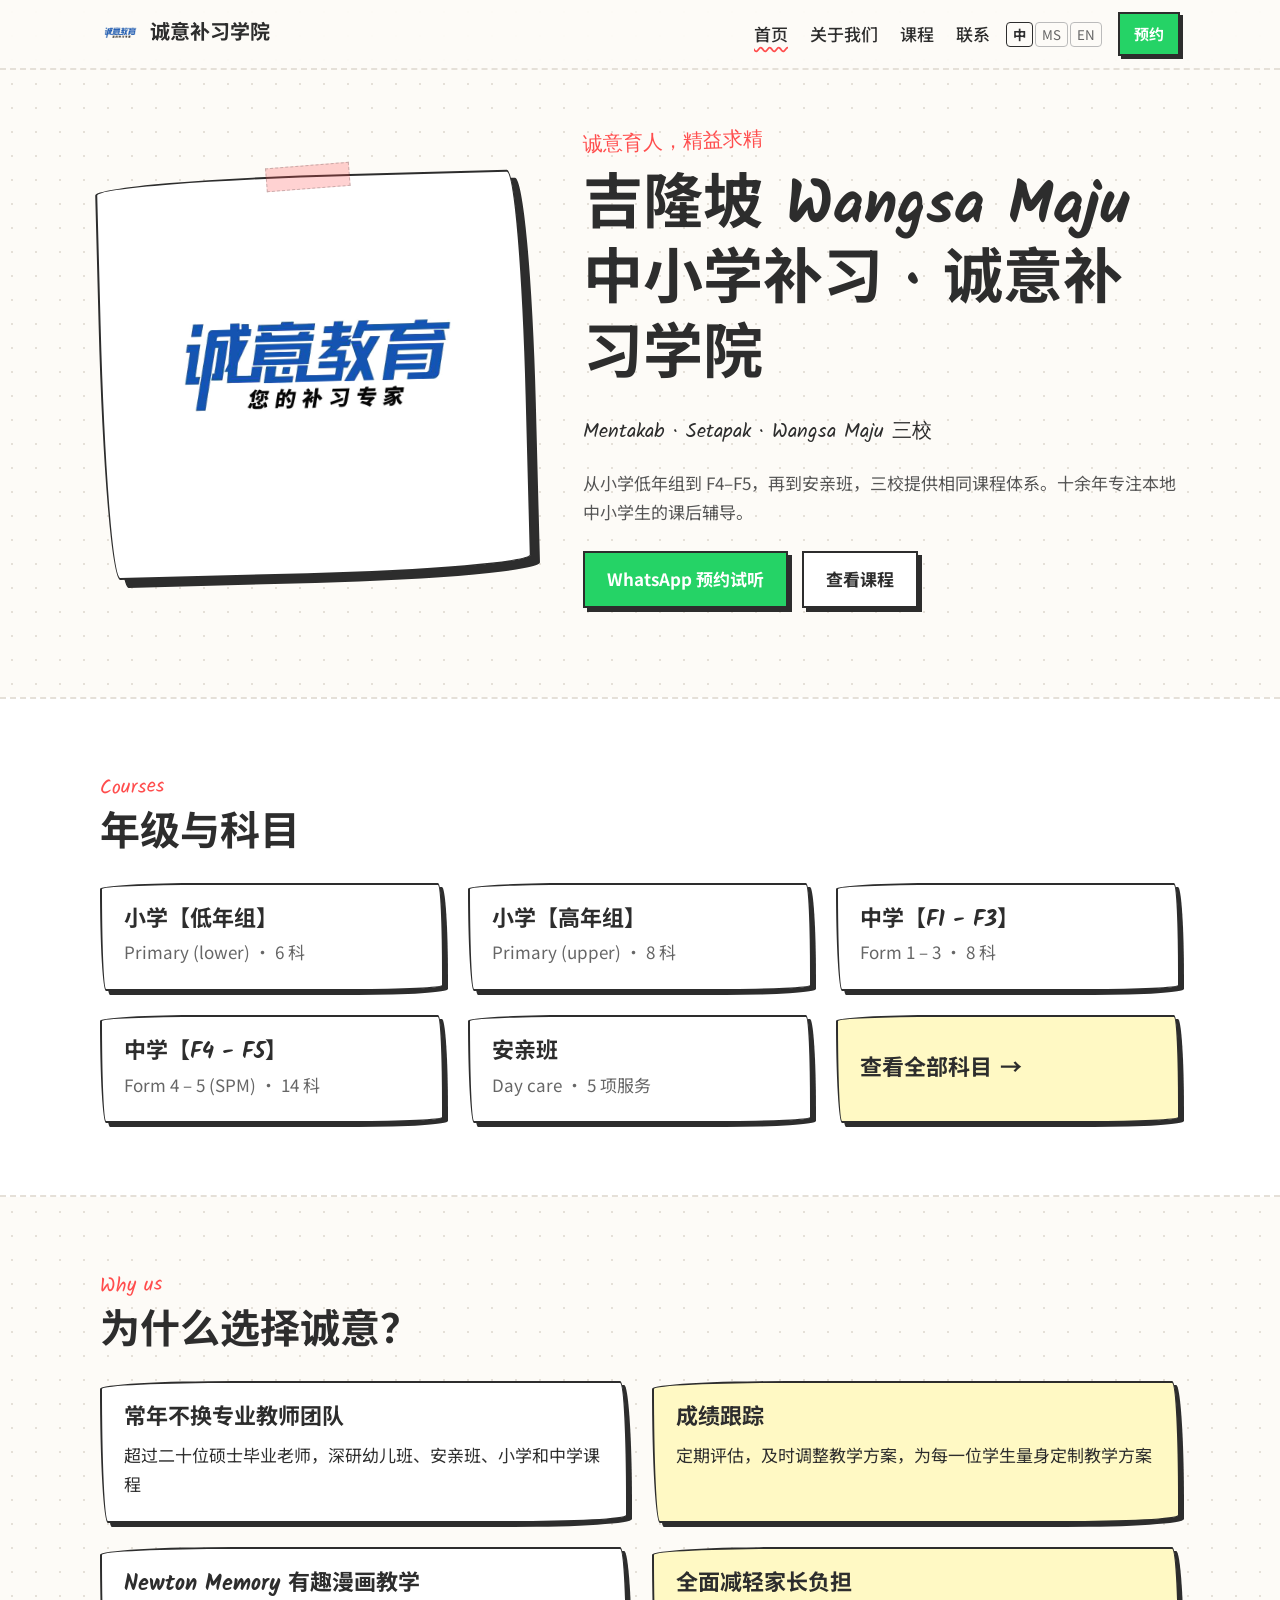
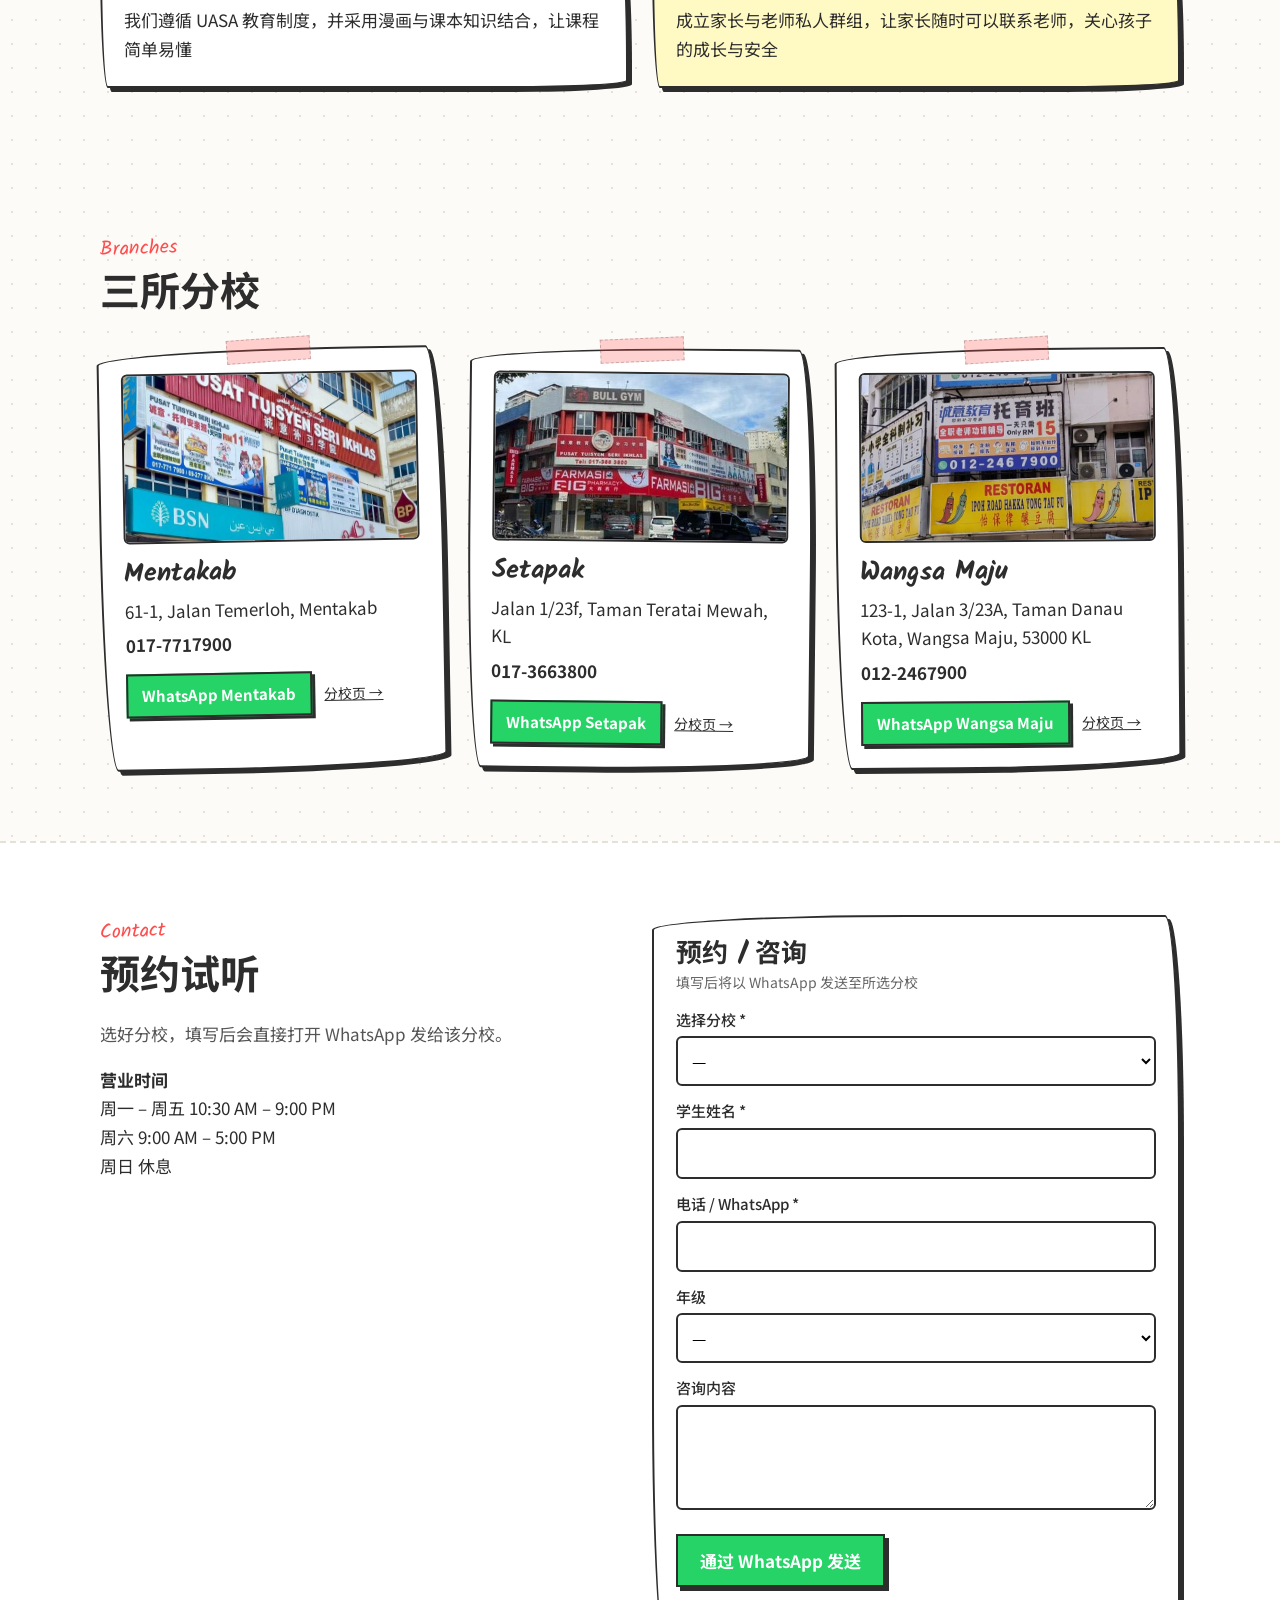
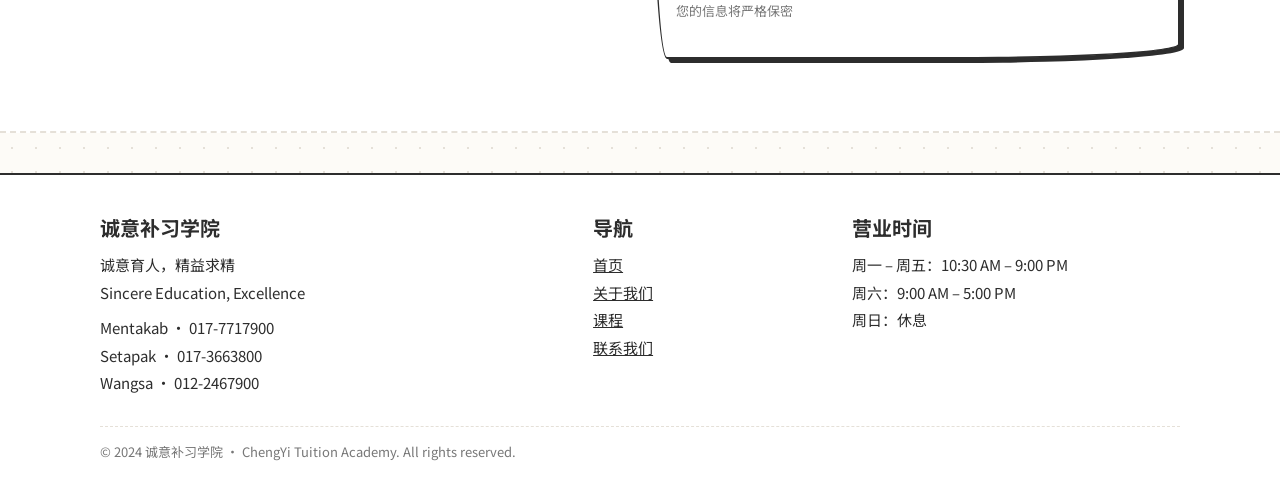
<file: index.html>
<!doctype html><html lang="zh-Hans"><head><meta charset="utf-8"><meta name="viewport" content="width=device-width,initial-scale=1">
<!-- Google tag (gtag.js) -->
<script async src="https://www.googletagmanager.com/gtag/js?id=G-S00FG8N2L4"></script>
<script>
window.dataLayer = window.dataLayer || [];
function gtag(){dataLayer.push(arguments);}
gtag('js', new Date());
gtag('config', 'G-S00FG8N2L4');
</script>
<title>诚意补习学院 ChengYi · 吉隆坡 Wangsa Maju | 中小学补习</title>
<meta name="description" content="诚意补习学院 ChengYi — 吉隆坡 Wangsa Maju 首选中小学补习中心，三校联动（Mentakab/Setapak/Wangsa），Google 4.8⭐，KSSR/KSSM 专业辅导。立即预约免费试听！">
<meta name="keywords" content="补习中心, tuition centre, KL, Wangsa Maju, Setapak, Mentakab, 小学补习, 初中补习, SPM, PT3, KSSR, KSSM, Add Maths, 华文, 英文, 马来文, 数学, 科学">
<meta name="author" content="ChengYi Tuition Academy">
<meta name="robots" content="index, follow">
<link rel="canonical" href="https://chengyi-education.com/">
<meta property="og:type" content="website">
<meta property="og:title" content="诚意补习学院 ChengYi · 吉隆坡 Wangsa Maju | 中小学补习">
<meta property="og:description" content="三校联动，Google 4.8⭐，专注 KSSR/KSSM 专业辅导。免费试听课预约中！">
<meta property="og:image" content="https://chengyi-education.com/logo.png">
<meta property="og:url" content="https://chengyi-education.com/">
<meta property="og:site_name" content="诚意补习学院 ChengYi">
<meta property="og:locale" content="zh_Hans">
<meta name="twitter:card" content="summary_large_image">
<meta name="twitter:title" content="诚意补习学院 ChengYi | 中小学补习">
<meta name="twitter:description" content="三校联动，Google 4.8⭐，KSSR/KSSM 专业辅导。">
<link rel="icon" type="image/png" href="logo.png">
<meta name="theme-color" content="#fdfbf7">
<link href="https://fonts.googleapis.com/css2?family=Kalam:wght@400;700&family=Noto+Sans+SC:wght@400;500;700&display=swap" rel="stylesheet">
<link rel="stylesheet" href="site.css"></head><body>
<header><div class="wrap nav"><a class="brand" href="index.html"><img src="logo.png" alt="诚意补习学院 logo"><span>诚意补习学院</span></a>
<nav class="links" aria-label="主导航"><a href="index.html" aria-current=page data-en="Home" data-ms="Utama">首页</a><a href="about.html" data-en="About" data-ms="Tentang">关于我们</a><a href="courses.html" data-en="Courses" data-ms="Kursus">课程</a><a href="index.html#contact" data-en="Contact" data-ms="Hubungi">联系</a></nav>
<button type="button" class="nav-toggle" aria-expanded="false" aria-controls="mobile-nav" aria-label="打开菜单"><span class="nav-toggle-bar"></span><span class="nav-toggle-bar"></span><span class="nav-toggle-bar"></span></button>
<div class="lang" aria-label="语言"><button class="on" type="button" data-l="zh">中</button><button type="button" data-l="ms">MS</button><button type="button" data-l="en">EN</button></div>
<a class="btn btn-wa btn-sm nav-book" href="index.html#contact" data-en="Book" data-ms="Tempah">预约</a></div>
<nav id="mobile-nav" class="mobile-nav" hidden aria-label="手机导航"><div class="wrap"><a href="index.html" aria-current=page data-en="Home" data-ms="Utama">首页</a><a href="about.html" data-en="About" data-ms="Tentang">关于我们</a><a href="courses.html" data-en="Courses" data-ms="Kursus">课程</a><a href="index.html#contact" data-en="Contact" data-ms="Hubungi">联系</a></div></nav></header><main>
<section style="padding-top:56px"><div class="wrap grid hero" style="align-items:center">
<div class="card wob tape" style="transform:rotate(-1.5deg);padding:28px;box-shadow:8px 8px 0 #2d2d2d"><img src="logo.png" alt="诚意教育 logo" style="width:100%;max-width:340px;margin:0 auto" width="340" height="340"></div>
<div><span class="kicker">诚意育人，精益求精</span>
<h1 style="font-size:clamp(36px,6vw,60px);margin:10px 0 16px" data-en="Wangsa Maju KL Primary & Secondary Tuition · ChengYi Academy" data-ms="Tuisyen Sekolah Rendah &amp; Menengah Wangsa Maju KL · ChengYi">吉隆坡 Wangsa Maju 中小学补习 · 诚意补习学院</h1>
<p class="lead" style="font-family:Kalam;font-size:20px;color:#2d2d2d">Mentakab · Setapak · Wangsa Maju 三校</p><p class="lead">从小学低年组到 F4–F5，再到安亲班，三校提供相同课程体系。十余年专注本地中小学生的课后辅导。</p>
<p style="display:flex;gap:14px;flex-wrap:wrap;margin-top:24px"><a class="btn btn-wa" href="#contact" data-en="Book a trial class on WhatsApp" data-ms="Tempah kelas percubaan">WhatsApp 预约试听</a><a class="btn" href="courses.html" data-en="See courses" data-ms="Lihat kursus">查看课程</a></p></div>
</div></section>
<section style="background:#fff;border-block:2px dashed var(--line)"><div class="wrap"><span class="kicker">Courses</span><h2>年级与科目</h2>
<div class="grid g3" style="margin-top:24px"><a href="courses.html" class="card wob" style="text-decoration:none"><h3 style="font-size:22px">小学【低年组】</h3><p style="margin:4px 0 0;color:#666">Primary (lower) · 6 科</p></a><a href="courses.html" class="card wob" style="text-decoration:none"><h3 style="font-size:22px">小学【高年组】</h3><p style="margin:4px 0 0;color:#666">Primary (upper) · 8 科</p></a><a href="courses.html" class="card wob" style="text-decoration:none"><h3 style="font-size:22px">中学【F1 - F3】</h3><p style="margin:4px 0 0;color:#666">Form 1 – 3 · 8 科</p></a><a href="courses.html" class="card wob" style="text-decoration:none"><h3 style="font-size:22px">中学【F4 - F5】</h3><p style="margin:4px 0 0;color:#666">Form 4 – 5 (SPM) · 14 科</p></a><a href="courses.html" class="card wob" style="text-decoration:none"><h3 style="font-size:22px">安亲班</h3><p style="margin:4px 0 0;color:#666">Day care · 5 项服务</p></a>
<a href="courses.html" class="card wob note" style="text-decoration:none;display:flex;align-items:center"><h3 style="font-size:22px">查看全部科目 →</h3></a></div></div></section>
<section><div class="wrap"><span class="kicker">Why us</span><h2>为什么选择诚意？</h2><div class="grid g2" style="margin-top:24px"><div class="card wob "><h3 style="font-size:22px">常年不换专业教师团队</h3><p style="margin:8px 0 0">超过二十位硕士毕业老师，深研幼儿班、安亲班、小学和中学课程</p></div><div class="card wob note"><h3 style="font-size:22px">成绩跟踪</h3><p style="margin:8px 0 0">定期评估，及时调整教学方案，为每一位学生量身定制教学方案</p></div><div class="card wob "><h3 style="font-size:22px">Newton Memory 有趣漫画教学</h3><p style="margin:8px 0 0">我们遵循 UASA 教育制度，并采用漫画与课本知识结合，让课程简单易懂</p></div><div class="card wob note"><h3 style="font-size:22px">全面减轻家长负担</h3><p style="margin:8px 0 0">成立家长与老师私人群组，让家长随时可以联系老师，关心孩子的成长与安全</p></div></div></div></section>
<section><div class="wrap"><span class="kicker">Branches</span><h2>三所分校</h2><div class="grid g3" style="margin-top:28px"><article class="card wob tape" style="transform:rotate(-1deg)"><img src="mentakab.jpg" alt="Mentakab 分校外观" style="width:100%;height:170px;object-fit:cover;border:2px solid #2d2d2d;border-radius:6px">
<h3 style="font-size:26px;margin-top:14px">Mentakab</h3><p style="margin:6px 0">61-1, Jalan Temerloh, Mentakab</p><p style="margin:0 0 14px;font-weight:700">017-7717900</p>
<a class="btn btn-wa btn-sm" href="https://wa.me/60177717900?text=%E6%82%A8%E5%A5%BD%EF%BC%81%E6%88%91%E6%83%B3%E4%BA%86%E8%A7%A3%E8%AF%9A%E6%84%8F%E8%A1%A5%E4%B9%A0%E5%AD%A6%E9%99%A2Mentakab%E7%9A%84%E8%AF%BE%E7%A8%8B%E4%BF%A1%E6%81%AF%E3%80%82" target="_blank" rel="noopener">WhatsApp Mentakab</a> <a href="mentakab.html" style="font-size:14px;margin-left:8px">分校页 →</a></article><article class="card wob tape" style="transform:rotate(0.6deg)"><img src="setapak.jpg" alt="Setapak 分校外观" style="width:100%;height:170px;object-fit:cover;border:2px solid #2d2d2d;border-radius:6px">
<h3 style="font-size:26px;margin-top:14px">Setapak</h3><p style="margin:6px 0">Jalan 1/23f, Taman Teratai Mewah, KL</p><p style="margin:0 0 14px;font-weight:700">017-3663800</p>
<a class="btn btn-wa btn-sm" href="https://wa.me/60173663800?text=%E6%82%A8%E5%A5%BD%EF%BC%81%E6%88%91%E6%83%B3%E4%BA%86%E8%A7%A3%E8%AF%9A%E6%84%8F%E8%A1%A5%E4%B9%A0%E5%AD%A6%E9%99%A2Setapak%E7%9A%84%E8%AF%BE%E7%A8%8B%E4%BF%A1%E6%81%AF%E3%80%82" target="_blank" rel="noopener">WhatsApp Setapak</a> <a href="setapak.html" style="font-size:14px;margin-left:8px">分校页 →</a></article><article class="card wob tape" style="transform:rotate(-0.4deg)"><img src="wangsa.jpg" alt="Wangsa Maju 分校外观" style="width:100%;height:170px;object-fit:cover;border:2px solid #2d2d2d;border-radius:6px">
<h3 style="font-size:26px;margin-top:14px">Wangsa Maju</h3><p style="margin:6px 0">123-1, Jalan 3/23A, Taman Danau Kota, Wangsa Maju, 53000 KL</p><p style="margin:0 0 14px;font-weight:700">012-2467900</p>
<a class="btn btn-wa btn-sm" href="https://wa.me/60122467900?text=%E6%82%A8%E5%A5%BD%EF%BC%81%E6%88%91%E6%83%B3%E4%BA%86%E8%A7%A3%E8%AF%9A%E6%84%8F%E8%A1%A5%E4%B9%A0%E5%AD%A6%E9%99%A2Wangsa%E7%9A%84%E8%AF%BE%E7%A8%8B%E4%BF%A1%E6%81%AF%E3%80%82" target="_blank" rel="noopener">WhatsApp Wangsa Maju</a> <a href="wangsa.html" style="font-size:14px;margin-left:8px">分校页 →</a></article></div></div></section>
<section id="contact" style="background:#fff;border-block:2px dashed var(--line)"><div class="wrap grid g2"><div><span class="kicker">Contact</span><h2>预约试听</h2>
<p class="lead">选好分校，填写后会直接打开 WhatsApp 发给该分校。</p><p><b>营业时间</b><br>周一 – 周五 10:30 AM – 9:00 PM<br>周六 9:00 AM – 5:00 PM<br>周日 休息</p></div><form id="bookForm" class="card wob" style="max-width:560px">
<h3 style="font-size:26px" data-en="Book a trial class" data-ms="Tempah kelas percubaan">预约 / 咨询</h3><p style="margin:0;color:#666;font-size:14px">填写后将以 WhatsApp 发送至所选分校</p>
<label for="b">选择分校 *</label><select id="b" name="branch" required><option value="">—</option><option value="60177717900">Mentakab · 017-7717900</option><option value="60173663800">Setapak · 017-3663800</option><option value="60122467900">Wangsa · 012-2467900</option></select>
<label for="n">学生姓名 *</label><input id="n" name="name" required>
<label for="p">电话 / WhatsApp *</label><input id="p" name="phone" type="tel" required>
<label for="g">年级</label><select id="g" name="grade"><option value="">—</option><option>K1</option><option>K2</option><option>Year 1</option><option>Year 2</option><option>Year 3</option><option>Year 4</option><option>Year 5</option><option>Year 6</option><option>F1</option><option>F2</option><option>F3</option><option>F4</option><option>F5</option></select>
<label for="m">咨询内容</label><textarea id="m" name="msg" rows="3"></textarea>
<button class="btn btn-wa" style="margin-top:16px" data-en="Send via WhatsApp" data-ms="Hantar melalui WhatsApp">通过 WhatsApp 发送</button><p style="font-size:13px;color:#777">您的信息将严格保密</p></form></div></section></main><footer><div class="wrap"><div class="grid">
<div><h3>诚意补习学院</h3><p>诚意育人，精益求精</p><p>Sincere Education, Excellence</p>
<ul style="margin-top:10px"><li>Mentakab · 017-7717900</li><li>Setapak · 017-3663800</li><li>Wangsa · 012-2467900</li></ul></div>
<div><h3 data-en="Pages" data-ms="Halaman">导航</h3><ul><li><a href="index.html">首页</a></li><li><a href="about.html">关于我们</a></li><li><a href="courses.html">课程</a></li><li><a href="index.html#contact">联系我们</a></li></ul></div>
<div><h3 data-en="Opening hours" data-ms="Waktu operasi">营业时间</h3><ul><li>周一 – 周五：10:30 AM – 9:00 PM</li><li>周六：9:00 AM – 5:00 PM</li><li>周日：休息</li></ul></div>
</div><p class="copy">© 2024 诚意补习学院 · ChengYi Tuition Academy. All rights reserved.</p></div></footer><script src="site.js"></script></body></html>
</file>
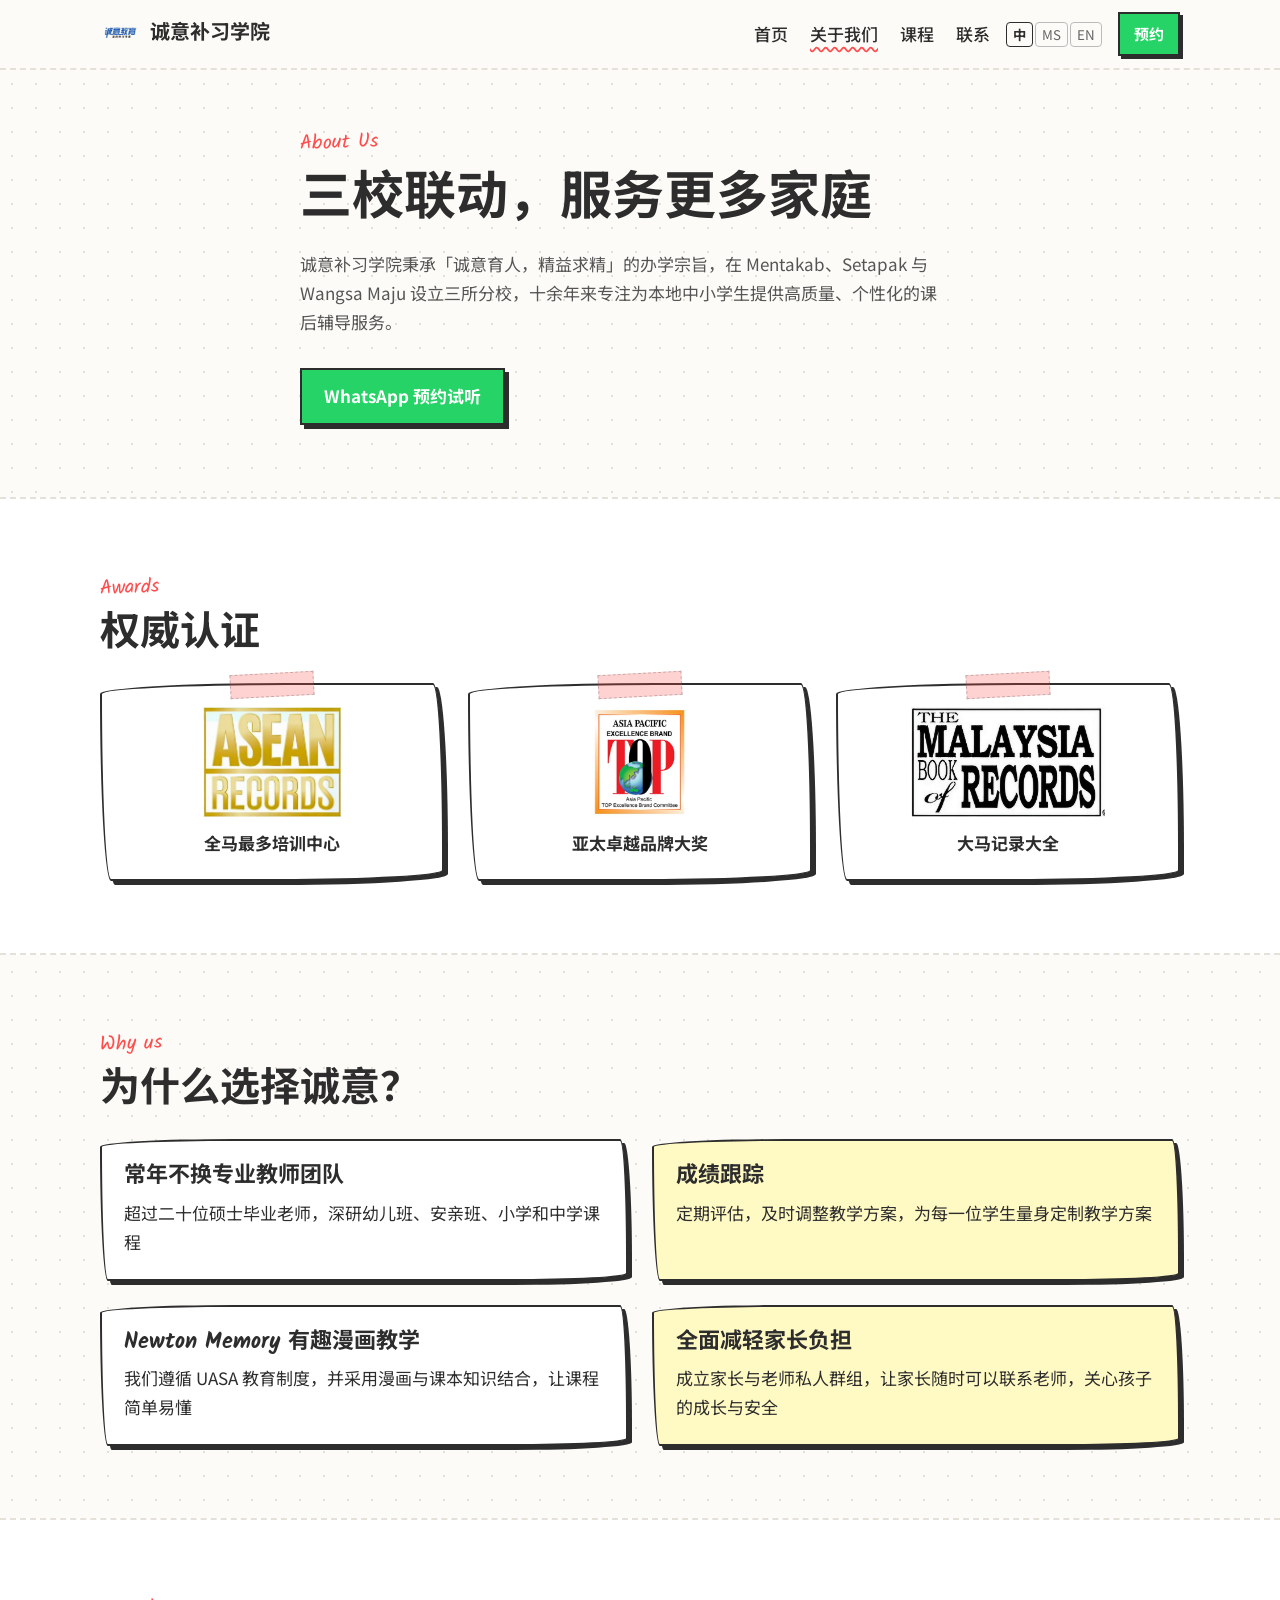
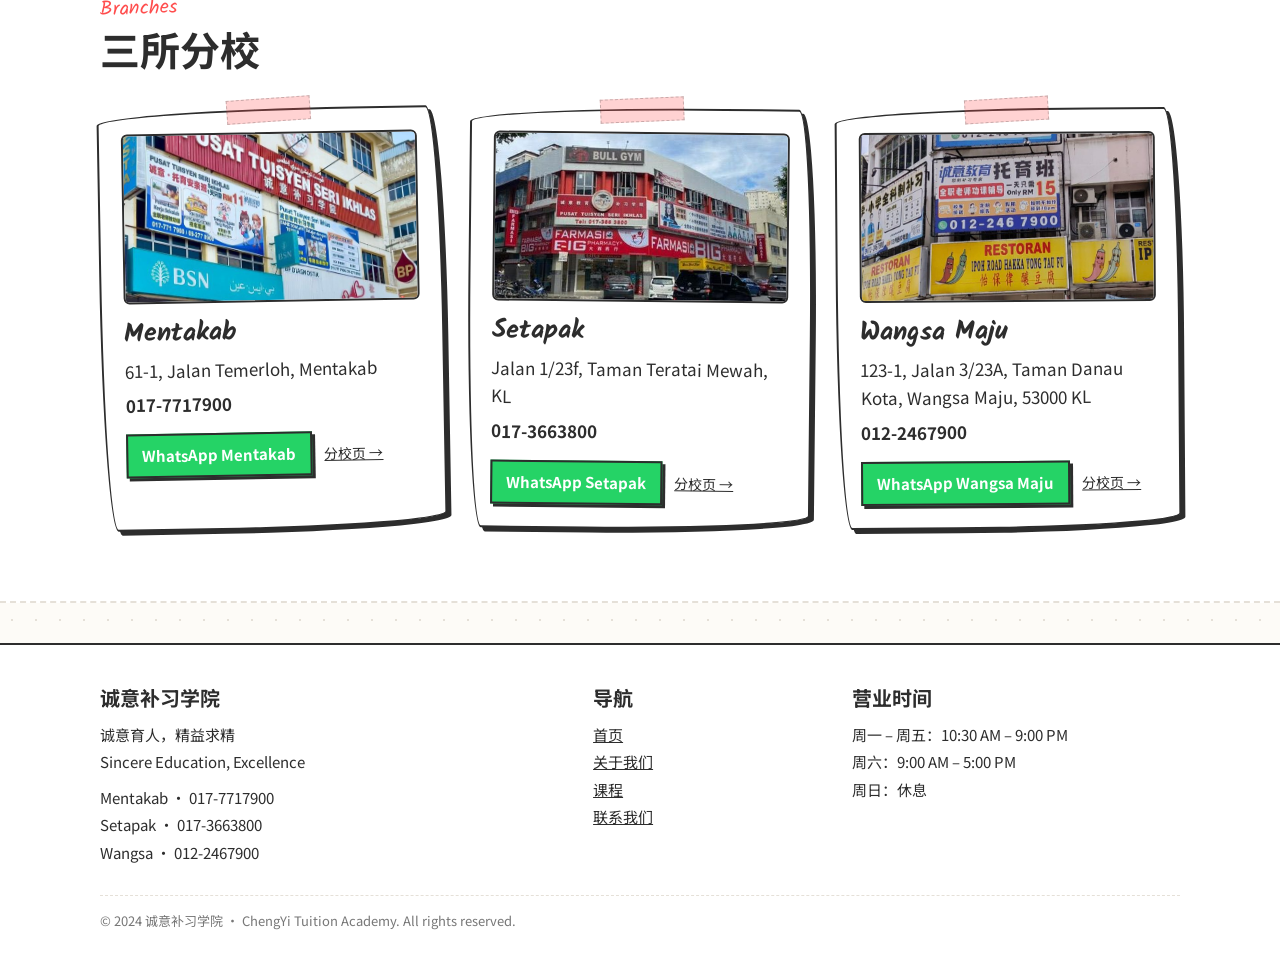
<file: about.html>
<!doctype html><html lang="zh-Hans"><head><meta charset="utf-8"><meta name="viewport" content="width=device-width,initial-scale=1">
<!-- Google tag (gtag.js) -->
<script async src="https://www.googletagmanager.com/gtag/js?id=G-S00FG8N2L4"></script>
<script>
window.dataLayer = window.dataLayer || [];
function gtag(){dataLayer.push(arguments);}
gtag('js', new Date());
gtag('config', 'G-S00FG8N2L4');
</script>
<title>关于我们 · 诚意补习学院 ChengYi</title>
<meta name="description" content="了解诚意补习学院三校联动、办学特色与家长真实评价。Mentakab、Setapak、Wangsa Maju 专业中小学补习。">
<meta name="keywords" content="补习中心, tuition centre, KL, Wangsa Maju, Setapak, Mentakab, 小学补习, 初中补习, SPM, PT3, KSSR, KSSM, Add Maths, 华文, 英文, 马来文, 数学, 科学">
<meta name="author" content="ChengYi Tuition Academy">
<meta name="robots" content="index, follow">
<link rel="canonical" href="https://chengyi-education.com/about.html">
<meta property="og:type" content="website">
<meta property="og:title" content="诚意补习学院 ChengYi · 吉隆坡 Wangsa Maju | 中小学补习">
<meta property="og:description" content="三校联动，Google 4.8⭐，专注 KSSR/KSSM 专业辅导。免费试听课预约中！">
<meta property="og:image" content="https://chengyi-education.com/logo.png">
<meta property="og:url" content="https://chengyi-education.com/about.html">
<meta property="og:site_name" content="诚意补习学院 ChengYi">
<meta property="og:locale" content="zh_Hans">
<meta name="twitter:card" content="summary_large_image">
<meta name="twitter:title" content="诚意补习学院 ChengYi | 中小学补习">
<meta name="twitter:description" content="三校联动，Google 4.8⭐，KSSR/KSSM 专业辅导。">
<link rel="icon" type="image/png" href="logo.png">
<meta name="theme-color" content="#fdfbf7">
<link href="https://fonts.googleapis.com/css2?family=Kalam:wght@400;700&family=Noto+Sans+SC:wght@400;500;700&display=swap" rel="stylesheet">
<link rel="stylesheet" href="site.css"></head><body>
<header><div class="wrap nav"><a class="brand" href="index.html"><img src="logo.png" alt="诚意补习学院 logo"><span>诚意补习学院</span></a>
<nav class="links" aria-label="主导航"><a href="index.html" data-en="Home" data-ms="Utama">首页</a><a href="about.html" aria-current=page data-en="About" data-ms="Tentang">关于我们</a><a href="courses.html" data-en="Courses" data-ms="Kursus">课程</a><a href="index.html#contact" data-en="Contact" data-ms="Hubungi">联系</a></nav>
<button type="button" class="nav-toggle" aria-expanded="false" aria-controls="mobile-nav" aria-label="打开菜单"><span class="nav-toggle-bar"></span><span class="nav-toggle-bar"></span><span class="nav-toggle-bar"></span></button>
<div class="lang" aria-label="语言"><button class="on" type="button" data-l="zh">中</button><button type="button" data-l="ms">MS</button><button type="button" data-l="en">EN</button></div>
<a class="btn btn-wa btn-sm nav-book" href="index.html#contact" data-en="Book" data-ms="Tempah">预约</a></div>
<nav id="mobile-nav" class="mobile-nav" hidden aria-label="手机导航"><div class="wrap"><a href="index.html" data-en="Home" data-ms="Utama">首页</a><a href="about.html" aria-current=page data-en="About" data-ms="Tentang">关于我们</a><a href="courses.html" data-en="Courses" data-ms="Kursus">课程</a><a href="index.html#contact" data-en="Contact" data-ms="Hubungi">联系</a></div></nav></header><main>
<section style="padding-top:56px"><div class="wrap" style="max-width:720px"><span class="kicker">About Us</span>
<h1 style="font-size:clamp(34px,5vw,52px);margin:8px 0 14px" data-en="Three Branches, Serving More Families" data-ms="Tiga Cawangan, Layanan Lebih Baik">三校联动，服务更多家庭</h1>
<p class="lead">诚意补习学院秉承「诚意育人，精益求精」的办学宗旨，在 Mentakab、Setapak 与 Wangsa Maju 设立三所分校，十余年来专注为本地中小学生提供高质量、个性化的课后辅导服务。</p>
<a class="btn btn-wa" href="index.html#contact" style="margin-top:14px">WhatsApp 预约试听</a></div></section>
<section style="background:#fff;border-block:2px dashed var(--line)"><div class="wrap"><span class="kicker">Awards</span><h2>权威认证</h2>
<div class="grid g3" style="margin-top:24px"><figure class="card wob tape" style="margin:0;text-align:center"><img src="asean-records.webp" alt="ASEAN Records" style="height:110px;object-fit:contain;margin:0 auto"><figcaption style="margin-top:12px"><b>全马最多培训中心</b></figcaption></figure><figure class="card wob tape" style="margin:0;text-align:center"><img src="asia-pacific-brand.jpg" alt="Asia Pacific Excellence Brand" style="height:110px;object-fit:contain;margin:0 auto"><figcaption style="margin-top:12px"><b>亚太卓越品牌大奖</b></figcaption></figure><figure class="card wob tape" style="margin:0;text-align:center"><img src="malaysia-records.webp" alt="Malaysia Book of Records" style="height:110px;object-fit:contain;margin:0 auto"><figcaption style="margin-top:12px"><b>大马记录大全</b></figcaption></figure></div></div></section>
<section><div class="wrap"><span class="kicker">Why us</span><h2>为什么选择诚意？</h2><div class="grid g2" style="margin-top:24px"><div class="card wob "><h3 style="font-size:22px">常年不换专业教师团队</h3><p style="margin:8px 0 0">超过二十位硕士毕业老师，深研幼儿班、安亲班、小学和中学课程</p></div><div class="card wob note"><h3 style="font-size:22px">成绩跟踪</h3><p style="margin:8px 0 0">定期评估，及时调整教学方案，为每一位学生量身定制教学方案</p></div><div class="card wob "><h3 style="font-size:22px">Newton Memory 有趣漫画教学</h3><p style="margin:8px 0 0">我们遵循 UASA 教育制度，并采用漫画与课本知识结合，让课程简单易懂</p></div><div class="card wob note"><h3 style="font-size:22px">全面减轻家长负担</h3><p style="margin:8px 0 0">成立家长与老师私人群组，让家长随时可以联系老师，关心孩子的成长与安全</p></div></div></div></section>
<section style="background:#fff;border-block:2px dashed var(--line)"><div class="wrap"><span class="kicker">Branches</span><h2>三所分校</h2><div class="grid g3" style="margin-top:28px"><article class="card wob tape" style="transform:rotate(-1deg)"><img src="mentakab.jpg" alt="Mentakab 分校外观" style="width:100%;height:170px;object-fit:cover;border:2px solid #2d2d2d;border-radius:6px">
<h3 style="font-size:26px;margin-top:14px">Mentakab</h3><p style="margin:6px 0">61-1, Jalan Temerloh, Mentakab</p><p style="margin:0 0 14px;font-weight:700">017-7717900</p>
<a class="btn btn-wa btn-sm" href="https://wa.me/60177717900?text=%E6%82%A8%E5%A5%BD%EF%BC%81%E6%88%91%E6%83%B3%E4%BA%86%E8%A7%A3%E8%AF%9A%E6%84%8F%E8%A1%A5%E4%B9%A0%E5%AD%A6%E9%99%A2Mentakab%E7%9A%84%E8%AF%BE%E7%A8%8B%E4%BF%A1%E6%81%AF%E3%80%82" target="_blank" rel="noopener">WhatsApp Mentakab</a> <a href="mentakab.html" style="font-size:14px;margin-left:8px">分校页 →</a></article><article class="card wob tape" style="transform:rotate(0.6deg)"><img src="setapak.jpg" alt="Setapak 分校外观" style="width:100%;height:170px;object-fit:cover;border:2px solid #2d2d2d;border-radius:6px">
<h3 style="font-size:26px;margin-top:14px">Setapak</h3><p style="margin:6px 0">Jalan 1/23f, Taman Teratai Mewah, KL</p><p style="margin:0 0 14px;font-weight:700">017-3663800</p>
<a class="btn btn-wa btn-sm" href="https://wa.me/60173663800?text=%E6%82%A8%E5%A5%BD%EF%BC%81%E6%88%91%E6%83%B3%E4%BA%86%E8%A7%A3%E8%AF%9A%E6%84%8F%E8%A1%A5%E4%B9%A0%E5%AD%A6%E9%99%A2Setapak%E7%9A%84%E8%AF%BE%E7%A8%8B%E4%BF%A1%E6%81%AF%E3%80%82" target="_blank" rel="noopener">WhatsApp Setapak</a> <a href="setapak.html" style="font-size:14px;margin-left:8px">分校页 →</a></article><article class="card wob tape" style="transform:rotate(-0.4deg)"><img src="wangsa.jpg" alt="Wangsa Maju 分校外观" style="width:100%;height:170px;object-fit:cover;border:2px solid #2d2d2d;border-radius:6px">
<h3 style="font-size:26px;margin-top:14px">Wangsa Maju</h3><p style="margin:6px 0">123-1, Jalan 3/23A, Taman Danau Kota, Wangsa Maju, 53000 KL</p><p style="margin:0 0 14px;font-weight:700">012-2467900</p>
<a class="btn btn-wa btn-sm" href="https://wa.me/60122467900?text=%E6%82%A8%E5%A5%BD%EF%BC%81%E6%88%91%E6%83%B3%E4%BA%86%E8%A7%A3%E8%AF%9A%E6%84%8F%E8%A1%A5%E4%B9%A0%E5%AD%A6%E9%99%A2Wangsa%E7%9A%84%E8%AF%BE%E7%A8%8B%E4%BF%A1%E6%81%AF%E3%80%82" target="_blank" rel="noopener">WhatsApp Wangsa Maju</a> <a href="wangsa.html" style="font-size:14px;margin-left:8px">分校页 →</a></article></div></div></section></main><footer><div class="wrap"><div class="grid">
<div><h3>诚意补习学院</h3><p>诚意育人，精益求精</p><p>Sincere Education, Excellence</p>
<ul style="margin-top:10px"><li>Mentakab · 017-7717900</li><li>Setapak · 017-3663800</li><li>Wangsa · 012-2467900</li></ul></div>
<div><h3 data-en="Pages" data-ms="Halaman">导航</h3><ul><li><a href="index.html">首页</a></li><li><a href="about.html">关于我们</a></li><li><a href="courses.html">课程</a></li><li><a href="index.html#contact">联系我们</a></li></ul></div>
<div><h3 data-en="Opening hours" data-ms="Waktu operasi">营业时间</h3><ul><li>周一 – 周五：10:30 AM – 9:00 PM</li><li>周六：9:00 AM – 5:00 PM</li><li>周日：休息</li></ul></div>
</div><p class="copy">© 2024 诚意补习学院 · ChengYi Tuition Academy. All rights reserved.</p></div></footer><script src="site.js"></script></body></html>
</file>
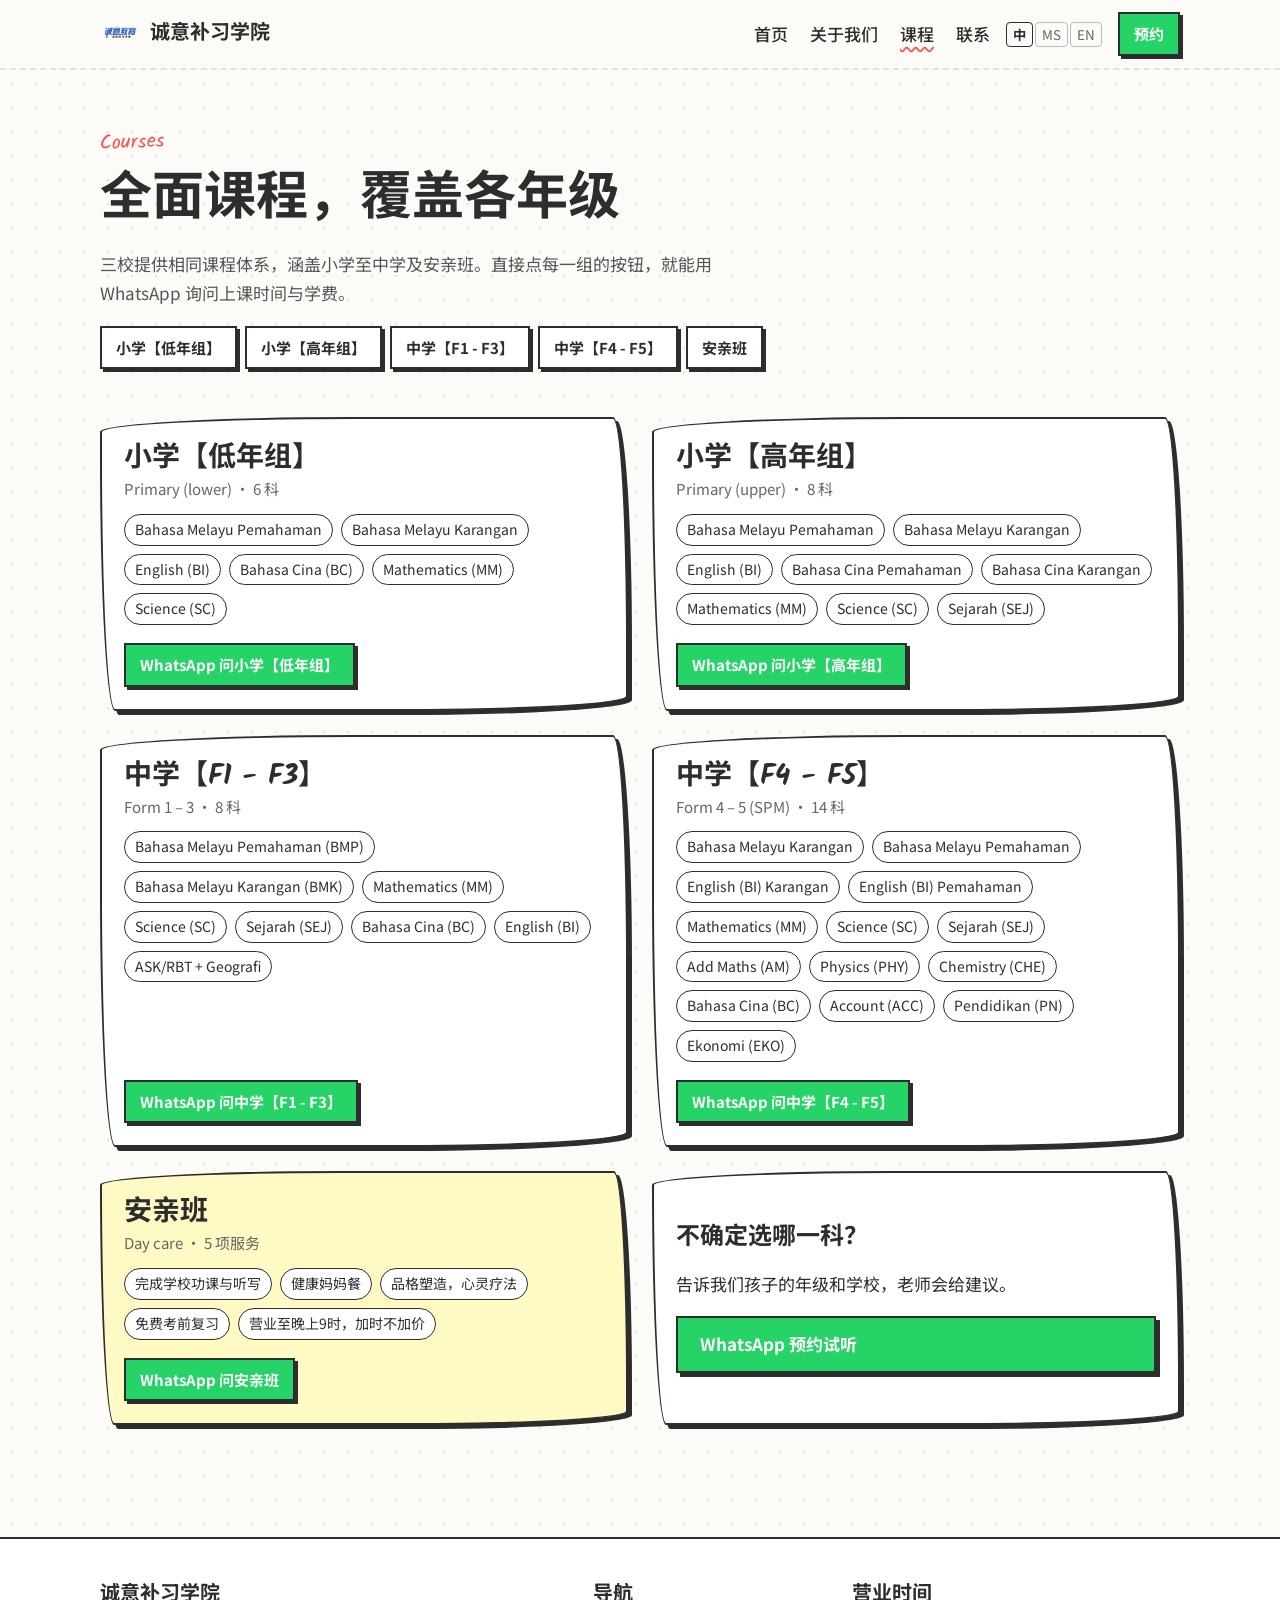
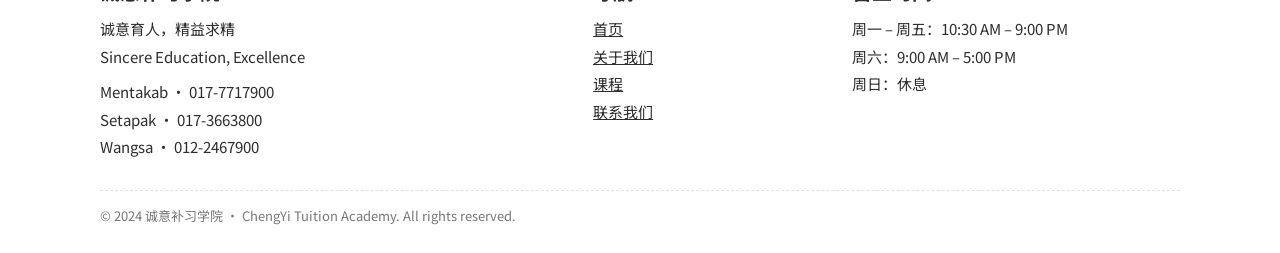
<file: courses.html>
<!doctype html><html lang="zh-Hans"><head><meta charset="utf-8"><meta name="viewport" content="width=device-width,initial-scale=1">
<!-- Google tag (gtag.js) -->
<script async src="https://www.googletagmanager.com/gtag/js?id=G-S00FG8N2L4"></script>
<script>
window.dataLayer = window.dataLayer || [];
function gtag(){dataLayer.push(arguments);}
gtag('js', new Date());
gtag('config', 'G-S00FG8N2L4');
</script>
<title>课程 · 诚意补习学院 ChengYi</title>
<meta name="description" content="诚意补习学院全面课程：小学低/高年组、中学 F1-F5、安亲班。KSSR/KSSM 专业辅导。">
<meta name="keywords" content="补习中心, tuition centre, KL, Wangsa Maju, Setapak, Mentakab, 小学补习, 初中补习, SPM, PT3, KSSR, KSSM, Add Maths, 华文, 英文, 马来文, 数学, 科学">
<meta name="author" content="ChengYi Tuition Academy">
<meta name="robots" content="index, follow">
<link rel="canonical" href="https://chengyi-education.com/courses.html">
<meta property="og:type" content="website">
<meta property="og:title" content="诚意补习学院 ChengYi · 吉隆坡 Wangsa Maju | 中小学补习">
<meta property="og:description" content="三校联动，Google 4.8⭐，专注 KSSR/KSSM 专业辅导。免费试听课预约中！">
<meta property="og:image" content="https://chengyi-education.com/logo.png">
<meta property="og:url" content="https://chengyi-education.com/courses.html">
<meta property="og:site_name" content="诚意补习学院 ChengYi">
<meta property="og:locale" content="zh_Hans">
<meta name="twitter:card" content="summary_large_image">
<meta name="twitter:title" content="诚意补习学院 ChengYi | 中小学补习">
<meta name="twitter:description" content="三校联动，Google 4.8⭐，KSSR/KSSM 专业辅导。">
<link rel="icon" type="image/png" href="logo.png">
<meta name="theme-color" content="#fdfbf7">
<link href="https://fonts.googleapis.com/css2?family=Kalam:wght@400;700&family=Noto+Sans+SC:wght@400;500;700&display=swap" rel="stylesheet">
<link rel="stylesheet" href="site.css"></head><body>
<header><div class="wrap nav"><a class="brand" href="index.html"><img src="logo.png" alt="诚意补习学院 logo"><span>诚意补习学院</span></a>
<nav class="links" aria-label="主导航"><a href="index.html" data-en="Home" data-ms="Utama">首页</a><a href="about.html" data-en="About" data-ms="Tentang">关于我们</a><a href="courses.html" aria-current=page data-en="Courses" data-ms="Kursus">课程</a><a href="index.html#contact" data-en="Contact" data-ms="Hubungi">联系</a></nav>
<button type="button" class="nav-toggle" aria-expanded="false" aria-controls="mobile-nav" aria-label="打开菜单"><span class="nav-toggle-bar"></span><span class="nav-toggle-bar"></span><span class="nav-toggle-bar"></span></button>
<div class="lang" aria-label="语言"><button class="on" type="button" data-l="zh">中</button><button type="button" data-l="ms">MS</button><button type="button" data-l="en">EN</button></div>
<a class="btn btn-wa btn-sm nav-book" href="index.html#contact" data-en="Book" data-ms="Tempah">预约</a></div>
<nav id="mobile-nav" class="mobile-nav" hidden aria-label="手机导航"><div class="wrap"><a href="index.html" data-en="Home" data-ms="Utama">首页</a><a href="about.html" data-en="About" data-ms="Tentang">关于我们</a><a href="courses.html" aria-current=page data-en="Courses" data-ms="Kursus">课程</a><a href="index.html#contact" data-en="Contact" data-ms="Hubungi">联系</a></div></nav></header><main>
<section style="padding-top:56px;padding-bottom:24px"><div class="wrap"><span class="kicker">Courses</span>
<h1 style="font-size:clamp(34px,5vw,52px);margin:8px 0 12px" data-en="Comprehensive Courses" data-ms="Kursus Lengkap">全面课程，覆盖各年级</h1>
<p class="lead">三校提供相同课程体系，涵盖小学至中学及安亲班。直接点每一组的按钮，就能用 WhatsApp 询问上课时间与学费。</p>
<nav style="display:flex;flex-wrap:wrap;gap:8px;margin-top:18px"><a class="btn btn-sm" href="#g0">小学【低年组】</a><a class="btn btn-sm" href="#g1">小学【高年组】</a><a class="btn btn-sm" href="#g2">中学【F1 - F3】</a><a class="btn btn-sm" href="#g3">中学【F4 - F5】</a><a class="btn btn-sm" href="#g4">安亲班</a></nav></div></section>
<section style="padding-top:24px"><div class="wrap grid g2"><article id="g0" class="card wob " style="display:flex;flex-direction:column"><h2 style="font-size:28px;margin:0">小学【低年组】</h2><p style="margin:0;color:#666;font-size:15px">Primary (lower) · 6 科</p>
<ul class="chips"><li>Bahasa Melayu Pemahaman</li><li>Bahasa Melayu Karangan</li><li>English (BI)</li><li>Bahasa Cina (BC)</li><li>Mathematics (MM)</li><li>Science (SC)</li></ul>
<div style="margin-top:auto;padding-top:18px"><a class="btn btn-wa btn-sm" href="https://wa.me/60122467900?text=%E6%82%A8%E5%A5%BD%EF%BC%81%E6%88%91%E6%83%B3%E4%BA%86%E8%A7%A3%E5%B0%8F%E5%AD%A6%E3%80%90%E4%BD%8E%E5%B9%B4%E7%BB%84%E3%80%91%E7%9A%84%E4%B8%8A%E8%AF%BE%E6%97%B6%E9%97%B4%E5%92%8C%E5%AD%A6%E8%B4%B9%E3%80%82" target="_blank" rel="noopener">WhatsApp 问小学【低年组】</a></div></article><article id="g1" class="card wob " style="display:flex;flex-direction:column"><h2 style="font-size:28px;margin:0">小学【高年组】</h2><p style="margin:0;color:#666;font-size:15px">Primary (upper) · 8 科</p>
<ul class="chips"><li>Bahasa Melayu Pemahaman</li><li>Bahasa Melayu Karangan</li><li>English (BI)</li><li>Bahasa Cina Pemahaman</li><li>Bahasa Cina Karangan</li><li>Mathematics (MM)</li><li>Science (SC)</li><li>Sejarah (SEJ)</li></ul>
<div style="margin-top:auto;padding-top:18px"><a class="btn btn-wa btn-sm" href="https://wa.me/60122467900?text=%E6%82%A8%E5%A5%BD%EF%BC%81%E6%88%91%E6%83%B3%E4%BA%86%E8%A7%A3%E5%B0%8F%E5%AD%A6%E3%80%90%E9%AB%98%E5%B9%B4%E7%BB%84%E3%80%91%E7%9A%84%E4%B8%8A%E8%AF%BE%E6%97%B6%E9%97%B4%E5%92%8C%E5%AD%A6%E8%B4%B9%E3%80%82" target="_blank" rel="noopener">WhatsApp 问小学【高年组】</a></div></article><article id="g2" class="card wob " style="display:flex;flex-direction:column"><h2 style="font-size:28px;margin:0">中学【F1 - F3】</h2><p style="margin:0;color:#666;font-size:15px">Form 1 – 3 · 8 科</p>
<ul class="chips"><li>Bahasa Melayu Pemahaman (BMP)</li><li>Bahasa Melayu Karangan (BMK)</li><li>Mathematics (MM)</li><li>Science (SC)</li><li>Sejarah (SEJ)</li><li>Bahasa Cina (BC)</li><li>English (BI)</li><li>ASK/RBT + Geografi</li></ul>
<div style="margin-top:auto;padding-top:18px"><a class="btn btn-wa btn-sm" href="https://wa.me/60122467900?text=%E6%82%A8%E5%A5%BD%EF%BC%81%E6%88%91%E6%83%B3%E4%BA%86%E8%A7%A3%E4%B8%AD%E5%AD%A6%E3%80%90F1%20-%20F3%E3%80%91%E7%9A%84%E4%B8%8A%E8%AF%BE%E6%97%B6%E9%97%B4%E5%92%8C%E5%AD%A6%E8%B4%B9%E3%80%82" target="_blank" rel="noopener">WhatsApp 问中学【F1 - F3】</a></div></article><article id="g3" class="card wob " style="display:flex;flex-direction:column"><h2 style="font-size:28px;margin:0">中学【F4 - F5】</h2><p style="margin:0;color:#666;font-size:15px">Form 4 – 5 (SPM) · 14 科</p>
<ul class="chips"><li>Bahasa Melayu Karangan</li><li>Bahasa Melayu Pemahaman</li><li>English (BI) Karangan</li><li>English (BI) Pemahaman</li><li>Mathematics (MM)</li><li>Science (SC)</li><li>Sejarah (SEJ)</li><li>Add Maths (AM)</li><li>Physics (PHY)</li><li>Chemistry (CHE)</li><li>Bahasa Cina (BC)</li><li>Account (ACC)</li><li>Pendidikan (PN)</li><li>Ekonomi (EKO)</li></ul>
<div style="margin-top:auto;padding-top:18px"><a class="btn btn-wa btn-sm" href="https://wa.me/60122467900?text=%E6%82%A8%E5%A5%BD%EF%BC%81%E6%88%91%E6%83%B3%E4%BA%86%E8%A7%A3%E4%B8%AD%E5%AD%A6%E3%80%90F4%20-%20F5%E3%80%91%E7%9A%84%E4%B8%8A%E8%AF%BE%E6%97%B6%E9%97%B4%E5%92%8C%E5%AD%A6%E8%B4%B9%E3%80%82" target="_blank" rel="noopener">WhatsApp 问中学【F4 - F5】</a></div></article><article id="g4" class="card wob note" style="display:flex;flex-direction:column"><h2 style="font-size:28px;margin:0">安亲班</h2><p style="margin:0;color:#666;font-size:15px">Day care · 5 项服务</p>
<ul class="chips"><li>完成学校功课与听写</li><li>健康妈妈餐</li><li>品格塑造，心灵疗法</li><li>免费考前复习</li><li>营业至晚上9时，加时不加价</li></ul>
<div style="margin-top:auto;padding-top:18px"><a class="btn btn-wa btn-sm" href="https://wa.me/60122467900?text=%E6%82%A8%E5%A5%BD%EF%BC%81%E6%88%91%E6%83%B3%E4%BA%86%E8%A7%A3%E5%AE%89%E4%BA%B2%E7%8F%AD%E7%9A%84%E4%B8%8A%E8%AF%BE%E6%97%B6%E9%97%B4%E5%92%8C%E5%AD%A6%E8%B4%B9%E3%80%82" target="_blank" rel="noopener">WhatsApp 问安亲班</a></div></article>
<div class="card wob" style="display:flex;flex-direction:column;justify-content:center"><h3 style="font-size:24px">不确定选哪一科？</h3><p>告诉我们孩子的年级和学校，老师会给建议。</p><a class="btn btn-wa" href="index.html#contact">WhatsApp 预约试听</a></div>
</div></div></section></main><footer><div class="wrap"><div class="grid">
<div><h3>诚意补习学院</h3><p>诚意育人，精益求精</p><p>Sincere Education, Excellence</p>
<ul style="margin-top:10px"><li>Mentakab · 017-7717900</li><li>Setapak · 017-3663800</li><li>Wangsa · 012-2467900</li></ul></div>
<div><h3 data-en="Pages" data-ms="Halaman">导航</h3><ul><li><a href="index.html">首页</a></li><li><a href="about.html">关于我们</a></li><li><a href="courses.html">课程</a></li><li><a href="index.html#contact">联系我们</a></li></ul></div>
<div><h3 data-en="Opening hours" data-ms="Waktu operasi">营业时间</h3><ul><li>周一 – 周五：10:30 AM – 9:00 PM</li><li>周六：9:00 AM – 5:00 PM</li><li>周日：休息</li></ul></div>
</div><p class="copy">© 2024 诚意补习学院 · ChengYi Tuition Academy. All rights reserved.</p></div></footer><script src="site.js"></script></body></html>
</file>
<file: site.css>
*,*::before,*::after{box-sizing:border-box}
:root{--ink:#2d2d2d;--paper:#fdfbf7;--red:#ff4d4d;--blue:#2d5da1;--note:#fff9c4;--wa:#25D366;--line:#e5e0d8}
html{scroll-behavior:smooth}
body{margin:0;font-family:'Noto Sans SC',system-ui,sans-serif;font-size:17px;line-height:1.7;color:var(--ink);background-color:var(--paper);
background-image:radial-gradient(var(--line) 1px,transparent 1px);background-size:24px 24px}
h1,h2,h3,.hand{font-family:'Kalam','Noto Sans SC',cursive;line-height:1.25;margin:0}
a{color:inherit}
img{max-width:100%;display:block}
.wrap{max-width:1120px;margin:0 auto;padding:0 20px}
.wob{border-radius:255px 15px 225px 15px/15px 225px 15px 255px}
.card{background:#fff;border:2px solid var(--ink);box-shadow:4px 4px 0 var(--ink);padding:22px;position:relative}
.tape::before{content:"";position:absolute;top:-12px;left:50%;width:84px;height:24px;transform:translateX(-50%) rotate(-3deg);background:rgba(255,77,77,.25);border:1px dashed rgba(45,45,45,.25)}
.note{background:var(--note)}
.btn{display:inline-flex;align-items:center;gap:8px;font-weight:700;text-decoration:none;border:2px solid var(--ink);padding:12px 22px;box-shadow:4px 4px 0 var(--ink);background:#fff;transition:.15s;font-size:17px;cursor:pointer;font-family:inherit}
.btn:hover{transform:translate(2px,2px);box-shadow:2px 2px 0 var(--ink)}
.btn-wa{background:var(--wa);color:#fff}
.btn-sm{padding:7px 14px;font-size:15px;box-shadow:3px 3px 0 var(--ink)}
header{position:sticky;top:0;z-index:20;background:rgba(253,251,247,.95);border-bottom:2px dashed var(--line)}
.nav{display:flex;align-items:center;gap:16px;height:68px;flex-wrap:wrap}
.brand{display:flex;align-items:center;gap:10px;text-decoration:none;font-weight:700;margin-right:auto}
.brand img{width:40px;height:40px}
.brand span{font-family:'Kalam','Noto Sans SC';font-size:20px}
.links{display:flex;gap:22px;margin-left:auto}
.links a{text-decoration:none;font-weight:500}
.links a[aria-current]{text-decoration:underline wavy var(--red);text-underline-offset:6px}
.nav-toggle{display:none;flex-direction:column;justify-content:center;gap:5px;width:44px;height:44px;padding:8px;border:2px solid var(--ink);background:#fff;box-shadow:3px 3px 0 var(--ink);cursor:pointer;border-radius:6px}
.nav-toggle-bar{display:block;height:3px;background:var(--ink);border-radius:2px}
.nav-toggle[aria-expanded=true] .nav-toggle-bar:nth-child(1){transform:translateY(8px) rotate(45deg)}
.nav-toggle[aria-expanded=true] .nav-toggle-bar:nth-child(2){opacity:0}
.nav-toggle[aria-expanded=true] .nav-toggle-bar:nth-child(3){transform:translateY(-8px) rotate(-45deg)}
.mobile-nav{background:#fff;border-bottom:2px dashed var(--line);padding:12px 0 20px}
.mobile-nav .wrap{display:flex;flex-direction:column;gap:14px}
.mobile-nav a{text-decoration:none;font-weight:600;font-size:18px;padding:4px 0}
.mobile-nav a[aria-current]{color:var(--red);text-decoration:underline wavy var(--red);text-underline-offset:5px}
.lang{display:flex;gap:2px;font-size:12px;flex-shrink:0}
.lang button{border:1px solid #bbb;background:none;padding:2px 6px;border-radius:4px;cursor:pointer;color:#666;font-family:inherit}
.lang button.on{border-color:var(--ink);color:var(--ink);font-weight:700}
.nav-book{flex-shrink:0}
section{padding:72px 0}
.kicker{font-family:'Kalam';color:var(--red);font-size:20px;transform:rotate(-2deg);display:inline-block}
h2{font-size:clamp(28px,4vw,40px);margin:4px 0 12px}
.lead{color:#555;max-width:640px}
.grid{display:grid;gap:24px}
.g3{grid-template-columns:repeat(3,1fr)}.g2{grid-template-columns:repeat(2,1fr)}.g4{grid-template-columns:repeat(4,1fr)}
.badge{display:inline-block;background:var(--red);color:#fff;font-size:12px;padding:1px 8px;border-radius:3px;font-weight:700}
.chips{display:flex;flex-wrap:wrap;gap:8px;margin:12px 0 0;padding:0;list-style:none}
.chips li{border:1.5px solid var(--ink);padding:3px 10px;font-size:14px;background:#fff;border-radius:999px}
footer{border-top:2px solid var(--ink);background:#fff;padding:44px 0 24px;margin-top:40px}
footer .grid{grid-template-columns:2fr 1fr 1.4fr}
footer h3{font-size:20px;margin-bottom:8px}
footer p,footer li{margin:2px 0;font-size:15px}
footer ul{list-style:none;padding:0;margin:0}
.copy{font-size:13px;color:#777;margin-top:28px;border-top:1px dashed var(--line);padding-top:14px}
form label{display:block;font-weight:500;margin:12px 0 4px;font-size:15px}
form input,form select,form textarea{width:100%;font:inherit;font-size:16px;border:2px solid var(--ink);padding:10px;background:#fff;border-radius:6px}
.hero{grid-template-columns:5fr 7fr;gap:56px}
.btn{white-space:nowrap}
@media (max-width:860px){
 .links,.nav-book{display:none}
 .nav-toggle{display:flex}
 .brand{margin-right:0}
 .g3,.g4,.g2,footer .grid{grid-template-columns:1fr}
 section{padding:48px 0}
 body{font-size:16px}
 .hero{grid-template-columns:1fr;gap:28px}
 .hero .card img{max-width:220px}
 .brand span{font-size:16px;white-space:nowrap}
 .nav{gap:10px;height:auto;min-height:68px;padding:8px 0}
}
</file>
